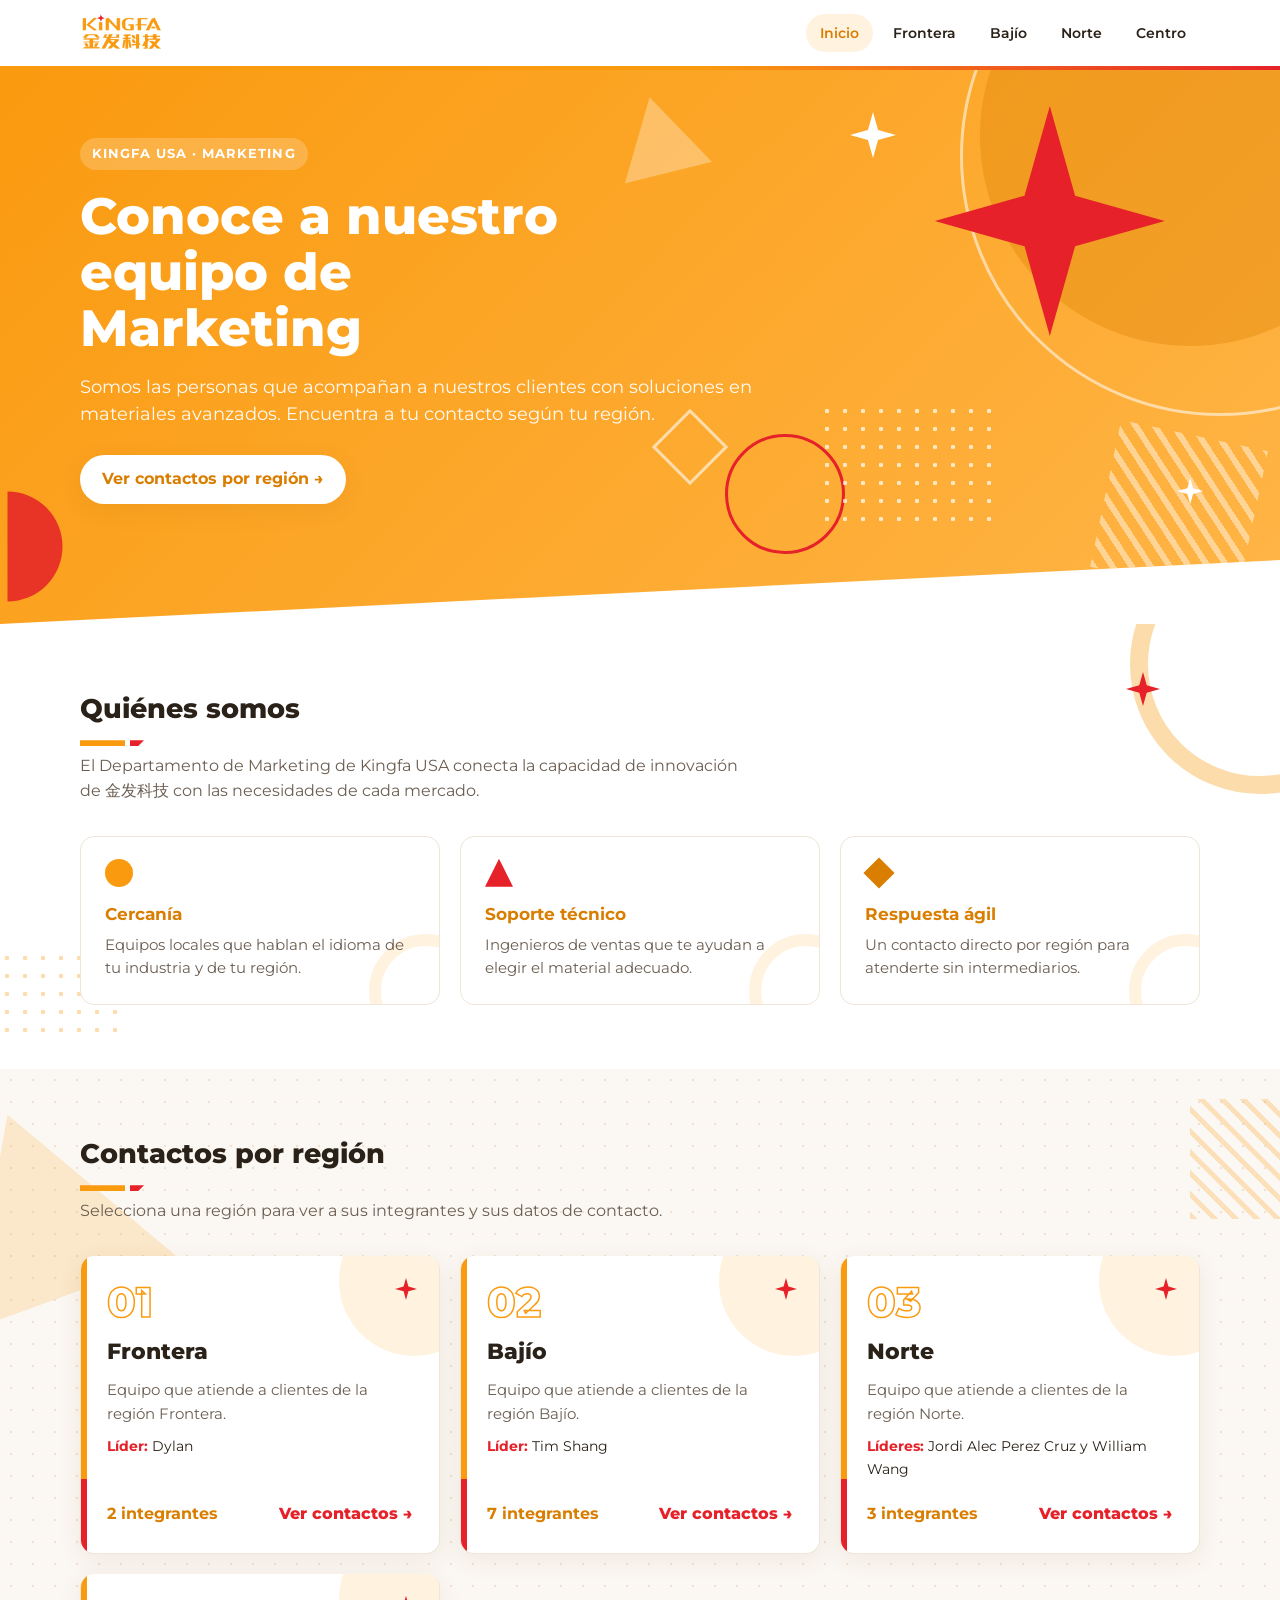
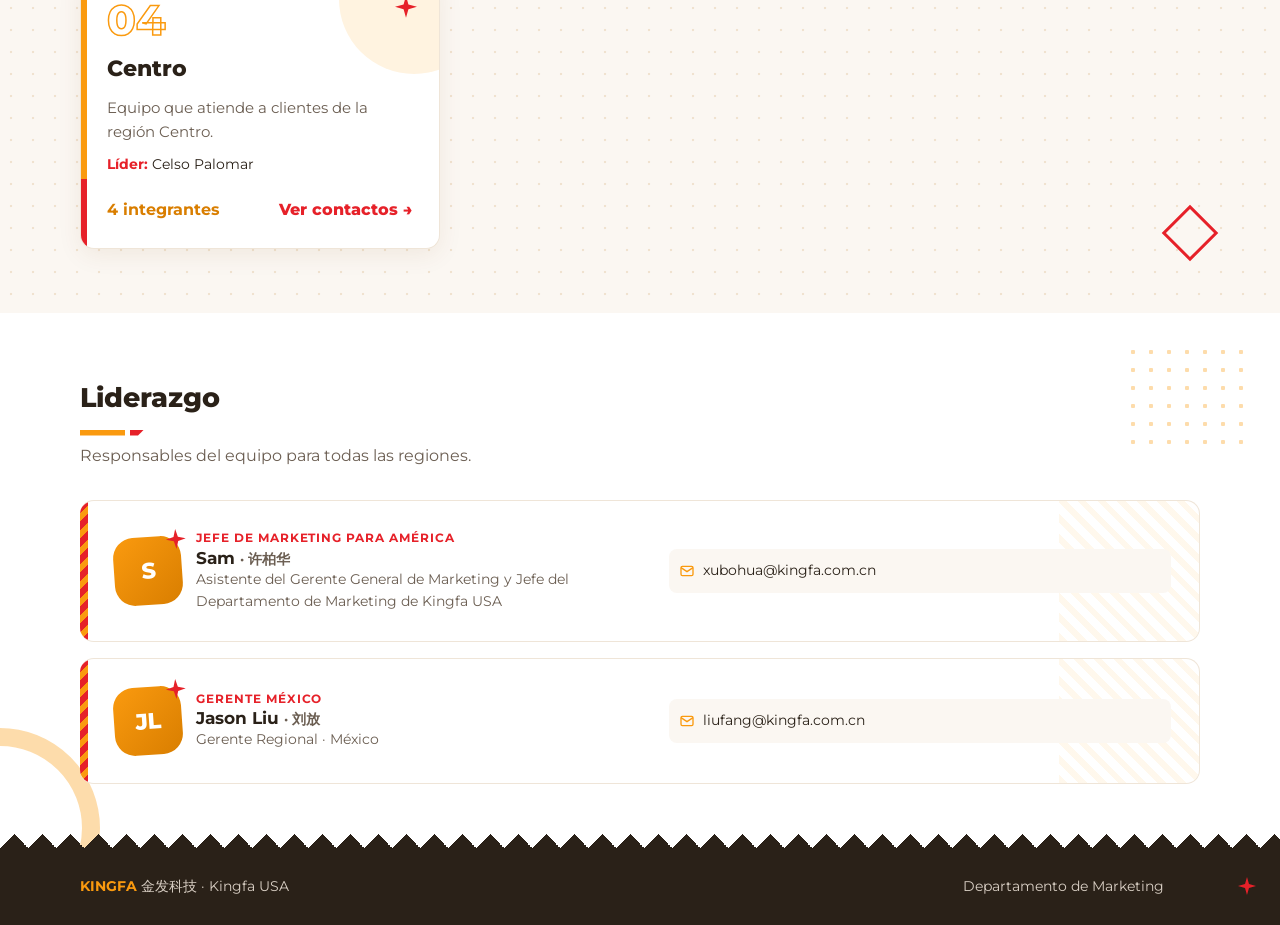
<file: index.html>
<!doctype html>
<html lang="es">
<head>
  <meta charset="utf-8">
  <meta name="viewport" content="width=device-width, initial-scale=1, viewport-fit=cover">
  <meta name="theme-color" content="#FA9A0F">
  <meta name="format-detection" content="telephone=no">
  <title>Equipo de Marketing | KINGFA</title>
  <link rel="icon" href="assets/logo.png">
  <link rel="preconnect" href="https://fonts.googleapis.com">
  <link href="https://fonts.googleapis.com/css2?family=Montserrat:wght@400;600;700;800&display=swap" rel="stylesheet">
  <link rel="stylesheet" href="styles.css">
</head>
<body>
  <header class="encabezado">
    <div class="contenedor">
      <a href="index.html"><img src="assets/logo.png" alt="KINGFA 金发科技"></a>
      <nav id="nav" aria-label="Principal"></nav>
    </div>
  </header>

  <section class="portada">
    <div class="contenedor">
      <span class="etiqueta">Kingfa USA · Marketing</span>
      <h1>Conoce a nuestro equipo de Marketing</h1>
      <p>Somos las personas que acompañan a nuestros clientes con soluciones en materiales avanzados. Encuentra a tu contacto según tu región.</p>
      <a class="boton" href="#regiones">Ver contactos por región →</a>
    </div>
  </section>

  <section class="seccion">
    <div class="contenedor">
      <h2>Quiénes somos</h2>
      <p class="intro">El Departamento de Marketing de Kingfa USA conecta la capacidad de innovación de 金发科技 con las necesidades de cada mercado.</p>
      <div class="valores">
        <div class="valor"><strong>Cercanía</strong><p>Equipos locales que hablan el idioma de tu industria y de tu región.</p></div>
        <div class="valor"><strong>Soporte técnico</strong><p>Ingenieros de ventas que te ayudan a elegir el material adecuado.</p></div>
        <div class="valor"><strong>Respuesta ágil</strong><p>Un contacto directo por región para atenderte sin intermediarios.</p></div>
      </div>
    </div>
  </section>

  <section class="seccion alt" id="regiones">
    <div class="contenedor">
      <h2>Contactos por región</h2>
      <p class="intro">Selecciona una región para ver a sus integrantes y sus datos de contacto.</p>
      <div class="regiones" id="lista-regiones"></div>
    </div>
  </section>

  <section class="seccion">
    <div class="contenedor">
      <h2>Liderazgo</h2>
      <p class="intro">Responsables del equipo para todas las regiones.</p>
      <div class="liderazgo" id="direccion"></div>
    </div>
  </section>

  <footer class="pie">
    <div class="contenedor">
      <span><strong>KINGFA</strong> 金发科技 · Kingfa USA</span>
      <span>Departamento de Marketing</span>
    </div>
  </footer>

  <script src="data.js"></script>
  <script src="app.js"></script>
  <script>
    navHTML("inicio");

    document.getElementById("lista-regiones").innerHTML = REGIONES.map((r, i) => {
      const lideres = r.lideres || [];
      const total = r.integrantes.length + lideres.length;
      return `
        <a class="region" href="region.html?id=${r.id}">
          <span class="esquina" aria-hidden="true"></span>
          <span class="num">${String(i + 1).padStart(2, "0")}</span>
          <h3>${escapar(r.nombre)}</h3>
          <p>${escapar(r.descripcion)}</p>
          ${lideres.length ? `<p class="lider-region"><b>${lideres.length === 1 ? "Líder" : "Líderes"}:</b> ${lideres.map((l) => escapar(l.nombre)).join(" y ")}</p>` : ""}
          <div class="meta">
            <span class="conteo">${total} ${total === 1 ? "integrante" : "integrantes"}</span>
            <span class="flecha">Ver contactos →</span>
          </div>
        </a>`;
    }).join("");

    document.getElementById("direccion").innerHTML =
      LIDERAZGO.map((p) => personaHTML(p, { destacado: true, rol: p.rol })).join("");
  </script>
</body>
</html>
</file>
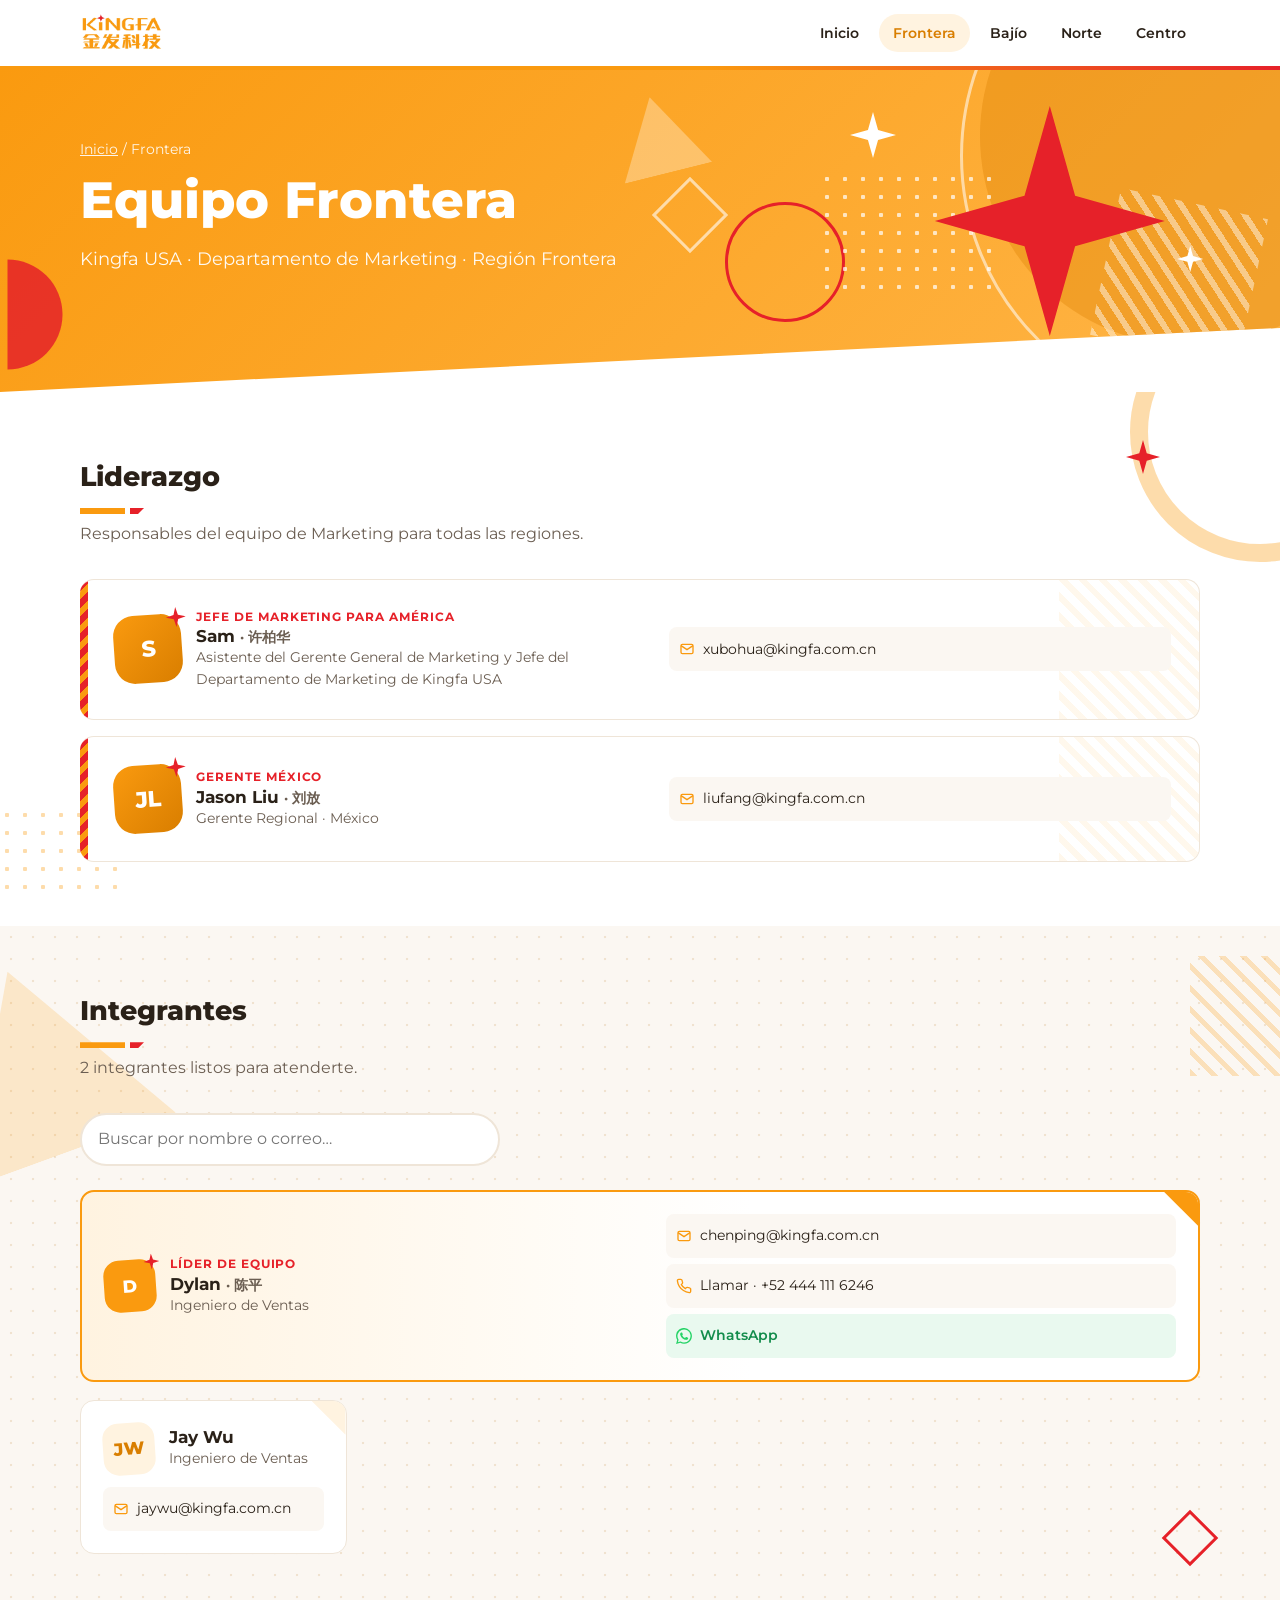
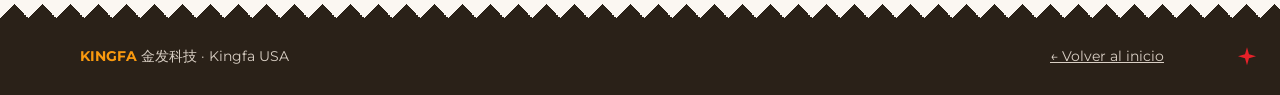
<file: region.html>
<!doctype html>
<html lang="es">
<head>
  <meta charset="utf-8">
  <meta name="viewport" content="width=device-width, initial-scale=1, viewport-fit=cover">
  <meta name="theme-color" content="#FA9A0F">
  <meta name="format-detection" content="telephone=no">
  <title>Región | Equipo de Marketing KINGFA</title>
  <link rel="icon" href="assets/logo.png">
  <link rel="preconnect" href="https://fonts.googleapis.com">
  <link href="https://fonts.googleapis.com/css2?family=Montserrat:wght@400;600;700;800&display=swap" rel="stylesheet">
  <link rel="stylesheet" href="styles.css">
</head>
<body>
  <header class="encabezado">
    <div class="contenedor">
      <a href="index.html"><img src="assets/logo.png" alt="KINGFA 金发科技"></a>
      <nav id="nav" aria-label="Principal"></nav>
    </div>
  </header>

  <section class="portada">
    <div class="contenedor">
      <div class="migas"><a href="index.html">Inicio</a> / <span id="miga"></span></div>
      <h1 id="titulo"></h1>
      <p id="subtitulo"></p>
    </div>
  </section>

  <section class="seccion" id="seccion-responsable">
    <div class="contenedor">
      <h2>Liderazgo</h2>
      <p class="intro">Responsables del equipo de Marketing para todas las regiones.</p>
      <div class="liderazgo" id="responsable"></div>
    </div>
  </section>

  <section class="seccion alt">
    <div class="contenedor">
      <h2>Integrantes</h2>
      <p class="intro" id="conteo"></p>
      <input class="buscador" id="buscador" type="search" placeholder="Buscar por nombre o correo…" aria-label="Buscar integrante">
      <div class="cuadricula" id="integrantes"></div>
      <p class="sin-resultados" id="sin-resultados">No se encontraron integrantes con ese criterio.</p>
    </div>
  </section>

  <footer class="pie">
    <div class="contenedor">
      <span><strong>KINGFA</strong> 金发科技 · Kingfa USA</span>
      <span><a href="index.html">← Volver al inicio</a></span>
    </div>
  </footer>

  <script src="data.js"></script>
  <script src="app.js"></script>
  <script>
    const id = new URLSearchParams(location.search).get("id");
    const region = REGIONES.find((r) => r.id === id) || REGIONES[0];

    navHTML(region.id);
    document.title = `${region.nombre} | Equipo de Marketing KINGFA`;
    document.getElementById("miga").textContent = region.nombre;
    document.getElementById("titulo").textContent = `Equipo ${region.nombre}`;
    document.getElementById("subtitulo").textContent =
      `Kingfa USA · Departamento de Marketing · Región ${region.nombre}`;

    document.getElementById("responsable").innerHTML =
      LIDERAZGO.map((p) => personaHTML(p, { destacado: true, rol: p.rol })).join("");

    const lideres = region.lideres || [];
    const n = lideres.length + region.integrantes.length;
    document.getElementById("conteo").textContent = n === 1
      ? "1 integrante listo para atenderte."
      : `${n} integrantes listos para atenderte.`;
    const cont = document.getElementById("integrantes");
    cont.innerHTML =
      lideres.map((p) => personaHTML(p, { rol: "Líder de equipo", lider: true })).join("") +
      region.integrantes.map((p) => personaHTML(p)).join("");

    document.getElementById("buscador").addEventListener("input", (e) => {
      const q = e.target.value.trim().toLowerCase();
      let visibles = 0;
      cont.querySelectorAll(".persona").forEach((el) => {
        const ok = el.dataset.busqueda.includes(q);
        el.style.display = ok ? "" : "none";
        if (ok) visibles++;
      });
      document.getElementById("sin-resultados").style.display = visibles ? "none" : "block";
    });
  </script>
</body>
</html>
</file>
<file: styles.css>
:root {
  --naranja: #FA9A0F;
  --naranja-oscuro: #D97E00;
  --naranja-suave: #FFF3E0;
  --rojo: #E62129;
  --texto: #2A2118;
  --texto-suave: #6B5E52;
  --fondo: #FFFFFF;
  --fondo-alt: #FBF7F2;
  --borde: #EFE5D8;
  --sombra: 0 6px 24px rgba(120, 70, 0, 0.08);
  --radio: 14px;
}

* { box-sizing: border-box; margin: 0; padding: 0; }

body {
  font-family: "Montserrat", system-ui, -apple-system, "Segoe UI", sans-serif;
  color: var(--texto);
  background: var(--fondo);
  line-height: 1.55;
}

a { color: inherit; }

.contenedor { width: min(1120px, 100% - 32px); margin-inline: auto; }

/* Encabezado */
.encabezado {
  position: sticky; top: 0; z-index: 10;
  background: rgba(255, 255, 255, 0.95);
  backdrop-filter: blur(6px);
  border-bottom: 3px solid var(--naranja);
}
.encabezado .contenedor {
  display: flex; align-items: center; justify-content: space-between;
  gap: 16px; padding-block: 10px;
}
.encabezado img { height: 46px; display: block; }
.encabezado nav { display: flex; gap: 6px; flex-wrap: wrap; }
.encabezado nav a {
  text-decoration: none; font-weight: 600; font-size: 0.9rem;
  padding: 8px 14px; border-radius: 999px;
}
.encabezado nav a:hover, .encabezado nav a[aria-current="page"] {
  background: var(--naranja-suave); color: var(--naranja-oscuro);
}

/* Portada */
.portada {
  background: linear-gradient(135deg, var(--naranja) 0%, #FFB547 100%);
  color: #fff; padding: 72px 0 84px; position: relative; overflow: hidden;
}
.portada::after {
  content: ""; position: absolute; right: -60px; top: -60px;
  width: 280px; height: 280px; background: var(--rojo); opacity: 0.9;
  clip-path: polygon(50% 0, 60% 40%, 100% 50%, 60% 60%, 50% 100%, 40% 60%, 0 50%, 40% 40%);
}
.portada .etiqueta {
  display: inline-block; font-size: 0.8rem; font-weight: 700; letter-spacing: 0.08em;
  text-transform: uppercase; background: rgba(255,255,255,0.2);
  padding: 6px 12px; border-radius: 999px; margin-bottom: 18px;
}
.portada h1 { font-size: clamp(2rem, 5vw, 3.2rem); line-height: 1.1; font-weight: 800; max-width: 16ch; }
.portada p { font-size: 1.1rem; max-width: 56ch; margin-top: 16px; opacity: 0.95; }
.portada .boton { margin-top: 28px; }

.boton {
  display: inline-flex; align-items: center; gap: 8px;
  background: #fff; color: var(--naranja-oscuro); font-weight: 700;
  padding: 12px 22px; border-radius: 999px; text-decoration: none;
  box-shadow: var(--sombra); transition: transform 0.15s;
}
.boton:hover { transform: translateY(-2px); }

/* Secciones */
.seccion { padding: 64px 0; }
.seccion.alt { background: var(--fondo-alt); }
.seccion h2 { font-size: 1.7rem; font-weight: 800; margin-bottom: 8px; }
.seccion h2::after {
  content: ""; display: block; width: 48px; height: 4px; margin-top: 10px;
  background: var(--rojo); border-radius: 2px;
}
.seccion .intro { color: var(--texto-suave); max-width: 60ch; margin-bottom: 32px; }

/* Valores */
.valores { display: grid; grid-template-columns: repeat(auto-fit, minmax(220px, 1fr)); gap: 20px; }
.valor { padding: 24px; border-radius: var(--radio); background: #fff; border: 1px solid var(--borde); }
.valor strong { display: block; color: var(--naranja-oscuro); font-size: 1.05rem; margin-bottom: 6px; }
.valor p { color: var(--texto-suave); font-size: 0.95rem; }

/* Tarjetas de región */
.regiones { display: grid; grid-template-columns: repeat(auto-fit, minmax(280px, 1fr)); gap: 20px; }
.region {
  display: flex; flex-direction: column; gap: 10px; text-decoration: none;
  background: #fff; border: 1px solid var(--borde); border-top: 5px solid var(--naranja);
  border-radius: var(--radio); padding: 26px; box-shadow: var(--sombra);
  transition: transform 0.15s, border-color 0.15s;
}
.region:hover { transform: translateY(-4px); border-top-color: var(--rojo); }
.region h3 { font-size: 1.4rem; font-weight: 800; }
.region p { color: var(--texto-suave); font-size: 0.95rem; }
.region .meta { display: flex; justify-content: space-between; align-items: center; margin-top: auto; padding-top: 12px; }
.region .conteo { font-weight: 700; color: var(--naranja-oscuro); }
.region .flecha { font-weight: 800; color: var(--rojo); }

/* Persona */
.persona {
  background: #fff; border: 1px solid var(--borde); border-radius: var(--radio);
  padding: 22px; display: flex; flex-direction: column; gap: 12px;
}
.persona .cabeza { display: flex; gap: 14px; align-items: center; }
.avatar {
  flex: none; width: 52px; height: 52px; border-radius: 50%;
  background: var(--naranja-suave); color: var(--naranja-oscuro);
  display: grid; place-items: center; font-weight: 800; font-size: 1.1rem;
}
.persona h3 { font-size: 1.05rem; font-weight: 700; line-height: 1.25; }
.persona .local { color: var(--texto-suave); font-size: 0.9rem; white-space: nowrap; }
.persona .puesto { font-size: 0.88rem; color: var(--texto-suave); }
.contactos { display: flex; flex-direction: column; gap: 6px; margin-top: auto; }
.contactos a {
  display: flex; align-items: center; gap: 8px; font-size: 0.88rem;
  text-decoration: none; color: var(--texto); overflow-wrap: anywhere;
  padding: 7px 10px; border-radius: 8px; background: var(--fondo-alt);
}
.contactos a:hover { background: var(--naranja-suave); color: var(--naranja-oscuro); }
.contactos .vacio { font-size: 0.85rem; color: var(--texto-suave); font-style: italic; }
.ico { width: 16px; height: 16px; flex: none; color: var(--naranja); }

.destacado {
  flex-direction: row; flex-wrap: wrap; align-items: center; gap: 20px 32px;
  border-left: 6px solid var(--rojo); padding: 28px;
}
.destacado .cabeza { flex: 1 1 280px; }
.destacado .avatar { width: 68px; height: 68px; background: var(--naranja); color: #fff; font-size: 1.4rem; }
.destacado .contactos { flex: 1 1 260px; margin-top: 0; }
.rol { font-size: 0.75rem; font-weight: 700; text-transform: uppercase; letter-spacing: 0.08em; color: var(--rojo); }

.cuadricula { display: grid; grid-template-columns: repeat(auto-fill, minmax(250px, 1fr)); gap: 18px; }

.buscador {
  width: 100%; max-width: 420px; padding: 12px 16px; margin-bottom: 24px;
  border: 2px solid var(--borde); border-radius: 999px; font: inherit; background: #fff;
}
.buscador:focus { outline: none; border-color: var(--naranja); }
.sin-resultados { color: var(--texto-suave); display: none; }

.migas { font-size: 0.9rem; margin-bottom: 12px; opacity: 0.9; }
.migas a { color: #fff; }

/* Pie */
.pie { background: var(--texto); color: #d9cfc4; padding: 28px 0; font-size: 0.85rem; }
.pie .contenedor { display: flex; justify-content: space-between; flex-wrap: wrap; gap: 8px; }
.pie strong { color: var(--naranja); }

@media (max-width: 600px) {
  .encabezado img { height: 36px; }
  .portada { padding: 52px 0 60px; }
  .portada::after { width: 160px; height: 160px; right: -40px; top: -40px; }
  .seccion { padding: 48px 0; }
}

.liderazgo { display: grid; gap: 16px; }

/* =========================================================
   DECORACIÓN GEOMÉTRICA
   ========================================================= */
:root { --estrella: polygon(50% 0, 61% 39%, 100% 50%, 61% 61%, 50% 100%, 39% 61%, 0 50%, 39% 39%); }

/* Encabezado: línea naranja + rojo */
.encabezado { border-bottom: 0; }
.encabezado::after {
  content: ""; position: absolute; left: 0; right: 0; bottom: -4px; height: 4px;
  background: linear-gradient(90deg, var(--naranja) 0 72%, var(--rojo) 72% 80%, var(--naranja-oscuro) 80%);
}

/* Portada con corte diagonal */
.portada {
  padding-bottom: 120px;
  clip-path: polygon(0 0, 100% 0, 100% calc(100% - 64px), 0 100%);
}
.portada::after { display: none; }
.portada .contenedor { position: relative; z-index: 1; }

.formas { position: absolute; inset: 0; pointer-events: none; overflow: hidden; }
.formas span { position: absolute; display: block; }

.f-estrella { background: var(--rojo); clip-path: var(--estrella); }
.f-estrella.blanca { background: #fff; }
.f-anillo { border-radius: 50%; border: 3px solid rgba(255,255,255,0.55); }
.f-anillo.rojo { border-color: var(--rojo); }
.f-anillo.naranja { border-color: var(--naranja); }
.f-disco { border-radius: 50%; background: var(--naranja-oscuro); }
.f-medio { border-radius: 999px 999px 0 0; background: var(--rojo); }
.f-puntos { background: radial-gradient(rgba(255,255,255,0.7) 2px, transparent 2.5px) 0 0 / 18px 18px; }
.f-puntos.naranja { background-image: radial-gradient(var(--naranja) 2px, transparent 2.5px); opacity: 0.35; }
.f-rayas { background: repeating-linear-gradient(45deg, rgba(255,255,255,0.45) 0 6px, transparent 6px 16px); }
.f-rayas.naranja { background: repeating-linear-gradient(45deg, var(--naranja) 0 5px, transparent 5px 15px); opacity: 0.25; }
.f-triangulo { background: rgba(255,255,255,0.3); clip-path: polygon(50% 0, 100% 100%, 0 100%); }
.f-triangulo.rojo { background: var(--rojo); }
.f-triangulo.naranja { background: var(--naranja); opacity: 0.18; }
.f-cuadro { border: 3px solid var(--rojo); transform: rotate(45deg); }
.f-cuadro.blanco { border-color: rgba(255,255,255,0.6); }

/* Composición de la portada */
.portada .f-disco      { width: 420px; height: 420px; right: -120px; top: -140px; opacity: 0.35; }
.portada .f-anillo.a1  { width: 520px; height: 520px; right: -200px; top: -170px; }
.portada .f-anillo.a2  { width: 120px; height: 120px; right: 34%; bottom: 70px; }
.portada .f-estrella.e1 { width: 230px; height: 230px; right: 9%; top: 40px; animation: girar 24s linear infinite; }
.portada .f-estrella.e2 { width: 46px; height: 46px; right: 30%; top: 46px; animation: flotar 6s ease-in-out infinite; }
.portada .f-estrella.e3 { width: 26px; height: 26px; right: 6%; bottom: 120px; animation: flotar 7s ease-in-out infinite reverse; }
.portada .f-puntos     { width: 180px; height: 126px; right: 22%; bottom: 96px; }
.portada .f-rayas      { width: 150px; height: 150px; right: 2%; bottom: 40px; transform: rotate(12deg); }
.portada .f-triangulo  { width: 90px; height: 78px; left: 48%; top: 30px; transform: rotate(-14deg); }
.portada .f-medio      { width: 110px; height: 55px; left: -20px; bottom: 50px; transform: rotate(90deg); opacity: 0.85; }
.portada .f-cuadro     { width: 54px; height: 54px; right: 44%; bottom: 150px; }

/* Secciones */
.seccion { position: relative; overflow: hidden; }
.seccion > .contenedor { position: relative; z-index: 1; }
.seccion.alt {
  background-color: var(--fondo-alt);
  background-image: radial-gradient(#F0E2CF 1.2px, transparent 1.6px);
  background-size: 22px 22px;
}
.seccion .f-anillo.naranja { opacity: 0.35; border-width: 18px; }
.deco-1 .f-anillo  { width: 260px; height: 260px; right: -110px; top: -90px; }
.deco-1 .f-estrella { width: 34px; height: 34px; right: 120px; top: 48px; }
.deco-1 .f-puntos  { width: 144px; height: 90px; left: -20px; bottom: 30px; }
.deco-2 .f-triangulo { width: 220px; height: 190px; left: -70px; top: 40px; transform: rotate(-20deg); }
.deco-2 .f-cuadro  { width: 40px; height: 40px; right: 70px; bottom: 60px; }
.deco-2 .f-rayas   { width: 120px; height: 120px; right: -30px; top: 30px; }
.deco-3 .f-anillo  { width: 200px; height: 200px; left: -100px; bottom: -80px; }
.deco-3 .f-estrella { width: 24px; height: 24px; left: 60px; top: 60px; }
.deco-3 .f-puntos  { width: 126px; height: 108px; right: 30px; top: 30px; }

/* Títulos: barra bicolor + rombo */
.seccion h2::after {
  width: 64px; height: 6px; border-radius: 0;
  background: linear-gradient(90deg, var(--naranja) 0 70%, transparent 70% 78%, var(--rojo) 78%);
  clip-path: polygon(0 0, 100% 0, calc(100% - 6px) 100%, 0 100%);
}

/* Tarjetas de valores con figura */
.valor { position: relative; overflow: hidden; padding-top: 64px; transition: transform .2s, box-shadow .2s; }
.valor:hover { transform: translateY(-4px); box-shadow: var(--sombra); }
.valor::before { content: ""; position: absolute; left: 24px; top: 22px; width: 28px; height: 28px; }
.valor:nth-child(1)::before { border-radius: 50%; background: var(--naranja); }
.valor:nth-child(2)::before { background: var(--rojo); clip-path: polygon(50% 0, 100% 100%, 0 100%); }
.valor:nth-child(3)::before { background: var(--naranja-oscuro); transform: rotate(45deg); width: 22px; height: 22px; left: 27px; top: 25px; }
.valor::after {
  content: ""; position: absolute; right: -30px; bottom: -30px; width: 90px; height: 90px;
  border-radius: 50%; border: 12px solid var(--naranja-suave);
}

/* Tarjetas de región */
.region { position: relative; overflow: hidden; border-top: 0; isolation: isolate; }
.region::before {
  content: ""; position: absolute; z-index: -1; right: -50px; top: -50px;
  width: 150px; height: 150px; border-radius: 50%; background: var(--naranja-suave);
  transition: transform .35s ease, background .35s ease;
}
.region::after {
  content: ""; position: absolute; left: 0; top: 0; bottom: 0; width: 6px;
  background: linear-gradient(var(--naranja) 0 75%, var(--rojo) 75%);
}
.region:hover::before { transform: scale(1.6); background: #FFE2B8; }
.region .num {
  font-size: 2.6rem; font-weight: 800; line-height: 1;
  color: transparent; -webkit-text-stroke: 1.5px var(--naranja);
}
.region .esquina {
  position: absolute; right: 22px; top: 22px; width: 22px; height: 22px;
  background: var(--rojo); clip-path: var(--estrella); transition: transform .4s;
}
.region:hover .esquina { transform: rotate(90deg) scale(1.2); }

/* Personas */
.persona { position: relative; overflow: hidden; transition: transform .2s, box-shadow .2s, border-color .2s; }
.persona:hover { transform: translateY(-3px); box-shadow: var(--sombra); border-color: #F6D3A3; }
.persona::after {
  content: ""; position: absolute; right: 0; top: 0; width: 34px; height: 34px;
  background: var(--naranja-suave); clip-path: polygon(0 0, 100% 0, 100% 100%);
  transition: background .2s;
}
.persona:hover::after { background: var(--naranja); }
.avatar { border-radius: 30%; transform: rotate(-4deg); }
.avatar { position: relative; }
.destacado { border-left: 0; padding-left: 34px; }
.destacado::before {
  content: ""; position: absolute; left: 0; top: 0; bottom: 0; width: 8px;
  background: repeating-linear-gradient(-45deg, var(--rojo) 0 6px, var(--naranja) 6px 12px);
}
.destacado::after {
  width: 140px; height: 100%; clip-path: none; opacity: 0.6;
  background: repeating-linear-gradient(45deg, var(--naranja-suave) 0 6px, transparent 6px 14px);
}
.destacado:hover::after { background: repeating-linear-gradient(45deg, #FFE2B8 0 6px, transparent 6px 14px); }
.destacado .avatar { background: linear-gradient(135deg, var(--naranja), var(--naranja-oscuro)); }
.destacado .avatar::after {
  content: ""; position: absolute; right: -6px; top: -6px; width: 20px; height: 20px;
  background: var(--rojo); clip-path: var(--estrella);
}

/* Pie con dientes triangulares */
.pie { position: relative; overflow: visible; }
.pie::before {
  content: ""; position: absolute; left: 0; right: 0; top: -14px; height: 14px;
  background: conic-gradient(from 135deg at 50% 0, var(--texto) 90deg, transparent 0) 0 0 / 28px 14px;
}
.pie::after {
  content: ""; position: absolute; right: 24px; top: 50%; translate: 0 -50%;
  width: 18px; height: 18px; background: var(--rojo); clip-path: var(--estrella);
}
.pie .contenedor { padding-right: 36px; }

/* Animaciones */
@keyframes girar { to { transform: rotate(360deg); } }
@keyframes flotar { 50% { transform: translateY(-12px) rotate(20deg); } }
@media (prefers-reduced-motion: reduce) {
  .formas span { animation: none !important; }
}

@media (max-width: 760px) {
  .portada { clip-path: polygon(0 0, 100% 0, 100% calc(100% - 32px), 0 100%); padding-bottom: 88px; }
  .portada .f-estrella.e1 { width: 120px; height: 120px; right: -20px; top: 16px; opacity: .9; }
  .portada .f-disco { width: 240px; height: 240px; right: -110px; top: -90px; }
  .portada .f-anillo.a1 { width: 300px; height: 300px; right: -150px; top: -120px; }
  .portada .f-triangulo, .portada .f-cuadro, .portada .f-anillo.a2, .portada .f-estrella.e2 { display: none; }
  .portada .f-puntos { right: 4%; bottom: 40px; width: 108px; height: 72px; }
  .portada .f-rayas { width: 90px; height: 90px; right: -20px; bottom: 20px; }
}

/* Ajustes: que las figuras no tapen texto */
.valor > * { position: relative; z-index: 1; }
.valor::after { right: -44px; bottom: -44px; z-index: 0; }
.deco-3 .f-estrella { left: auto; right: 90px; top: auto; bottom: 70px; }
.encabezado::after { background: linear-gradient(90deg, var(--naranja) 0%, var(--naranja) 55%, var(--rojo) 100%); }
@media (max-width: 760px) {
  .portada .f-medio { display: none; }
  .seccion .f-estrella, .seccion .f-cuadro { display: none; }
  .seccion .f-anillo.naranja { opacity: 0.2; }
}

/* =========================================================
   CONTACTOS Y TELÉFONOS MÓVILES
   ========================================================= */
html { -webkit-text-size-adjust: 100%; }
body { overflow-x: hidden; }
img, svg { max-width: 100%; }

.contactos a { min-height: 44px; }  /* área táctil cómoda */
.contactos a.whatsapp { background: #E9F9EF; color: #128C4B; font-weight: 600; }
.contactos a.whatsapp:hover { background: #25D366; color: #fff; }
.contactos a.whatsapp:hover .ico { color: #fff; }
.ico.wa { color: #25D366; }
.buscador { font-size: 16px; }      /* evita el zoom automático en iPhone */

@media (hover: none) {
  .region:hover, .persona:hover, .valor:hover, .boton:hover { transform: none; }
}

@media (max-width: 760px) {
  .encabezado .contenedor { flex-wrap: wrap; gap: 6px; padding-block: 8px 6px; }
  .encabezado nav {
    width: 100%; flex-wrap: nowrap; overflow-x: auto; gap: 4px;
    scrollbar-width: none; -webkit-overflow-scrolling: touch; padding-bottom: 2px;
  }
  .encabezado nav::-webkit-scrollbar { display: none; }
  .encabezado nav a { flex: none; padding: 10px 14px; }

  .portada p { font-size: 1rem; }
  .boton { width: 100%; justify-content: center; }
  .seccion h2 { font-size: 1.45rem; }

  .destacado { padding: 22px 18px 22px 26px; gap: 16px; }
  .destacado .cabeza, .destacado .contactos { flex-basis: 100%; }
  .destacado .avatar { width: 56px; height: 56px; font-size: 1.15rem; }
  .destacado::after { width: 70px; }

  .cuadricula, .regiones, .valores { grid-template-columns: 1fr; }
  .buscador { max-width: none; }
  .pie .contenedor { flex-direction: column; }
}

@media (max-width: 380px) {
  .contenedor { width: calc(100% - 24px); }
  .portada { padding-top: 40px; }
  .portada h1 { font-size: 1.75rem; }
  .portada .etiqueta { font-size: 0.7rem; }
  .persona { padding: 18px; }
  .contactos a { font-size: 0.84rem; }
}

/* El texto siempre por encima de las figuras de la tarjeta */
.persona > * { position: relative; z-index: 1; }
@media (max-width: 760px) {
  .portada .f-estrella.e3 { display: none; }
  .portada .f-estrella.e1 { top: 8px; right: -34px; width: 104px; height: 104px; }
  .portada h1, .portada p { max-width: calc(100% - 40px); }
}

/* Líderes de equipo por región */
.seccion-lideres { background: linear-gradient(180deg, var(--naranja-suave), #fff 85%); }
.persona.lider { border: 2px solid var(--naranja); }
.persona.lider::after { background: var(--naranja); }
.persona.lider .avatar { background: var(--naranja); color: #fff; }
.persona.lider .avatar::after {
  content: ""; position: absolute; right: -5px; top: -5px; width: 16px; height: 16px;
  background: var(--rojo); clip-path: var(--estrella);
}
.region .lider-region { color: var(--texto); font-size: 0.9rem; }
.region .lider-region b { color: var(--rojo); }

/* Líder de equipo: tarjeta a lo ancho de la fila, dentro de Integrantes */
.persona.lider {
  grid-column: 1 / -1;
  flex-direction: row; flex-wrap: wrap; align-items: center; gap: 14px 32px;
  background: linear-gradient(90deg, var(--naranja-suave), #fff 60%);
}
.persona.lider .cabeza { flex: 1 1 300px; }
.persona.lider .contactos { flex: 1 1 280px; margin-top: 0; }
</file>
